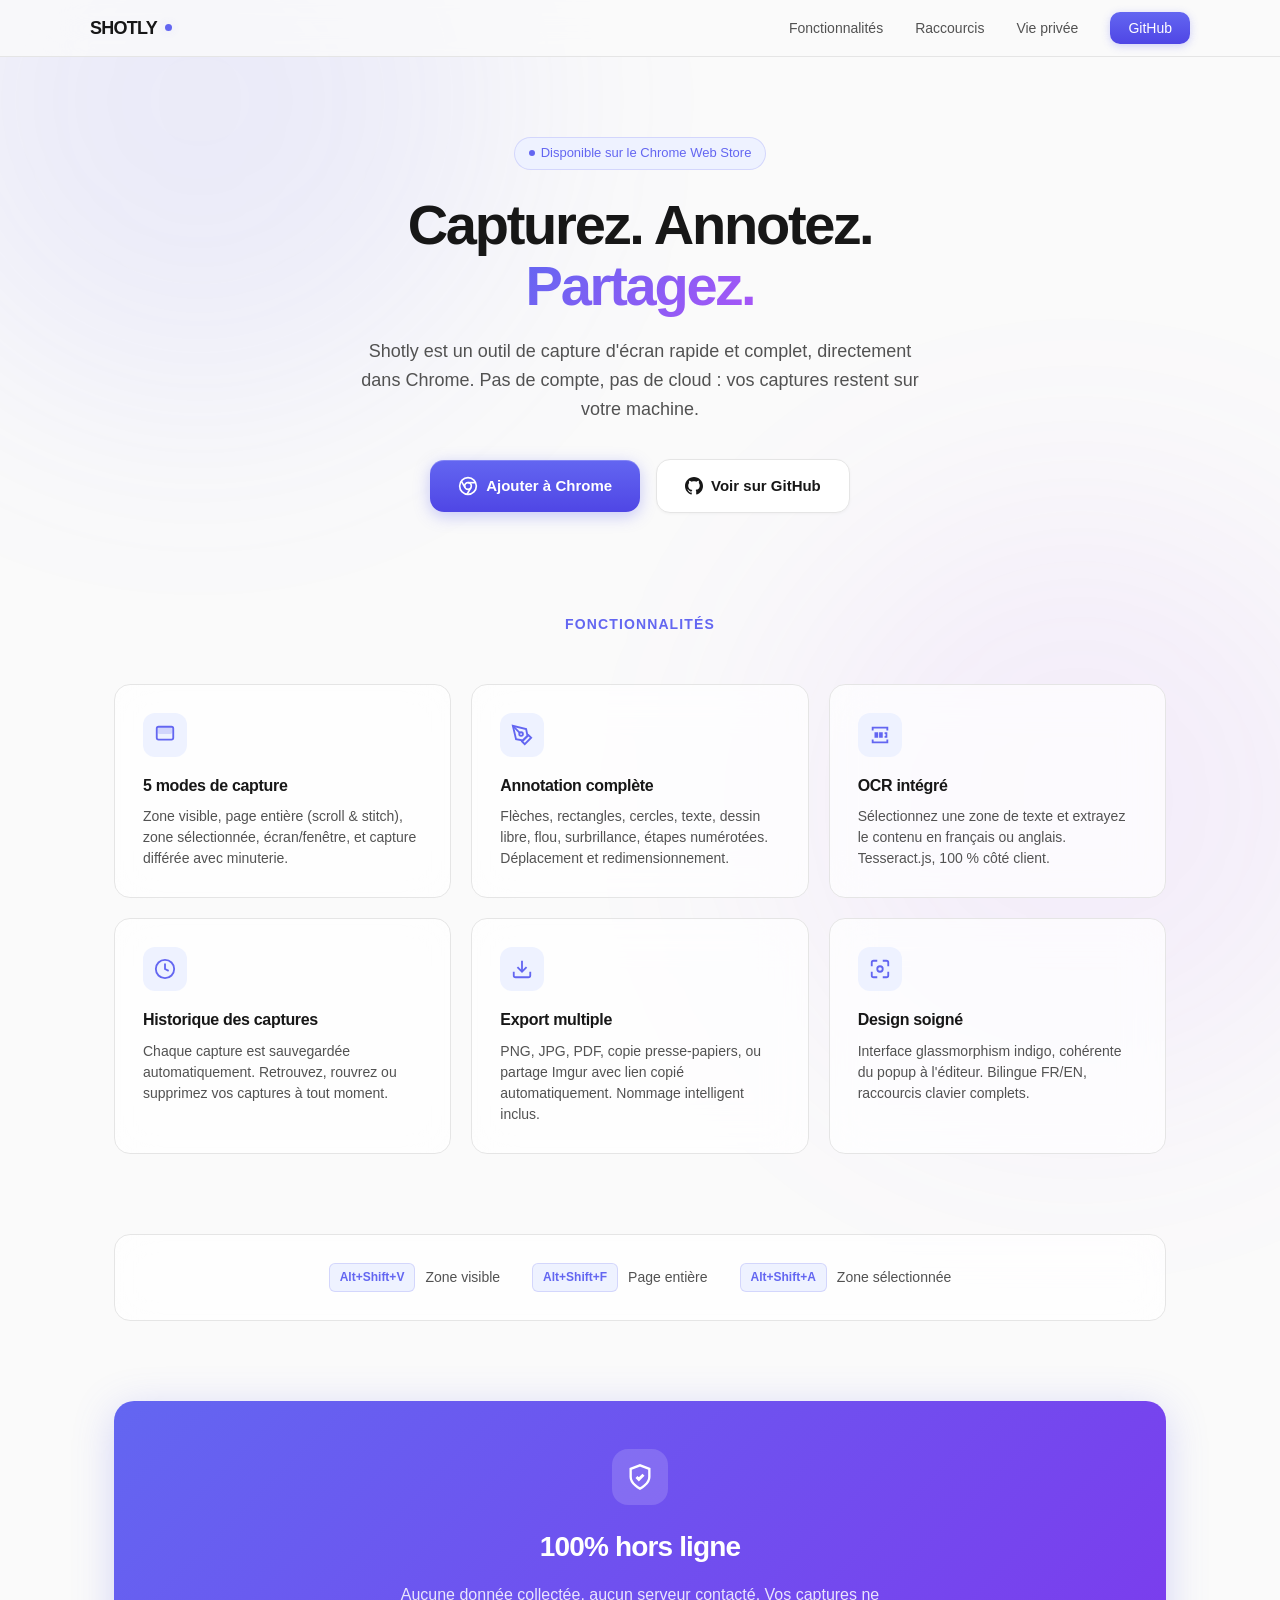
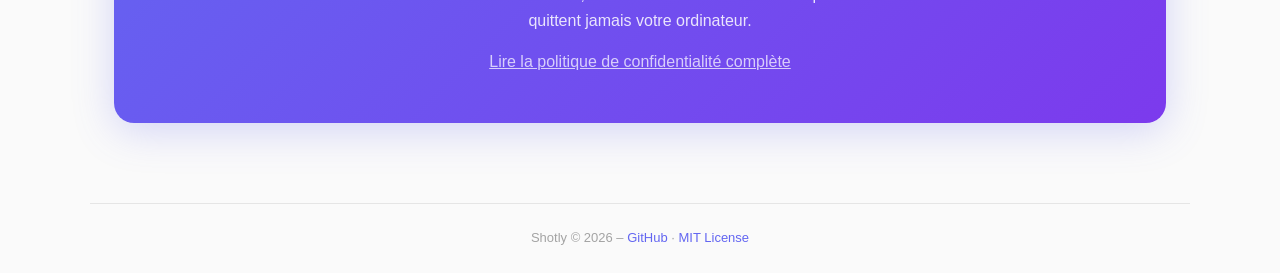
<file: docs/index.html>
<!DOCTYPE html>
<html lang="fr">
<head>
  <meta charset="utf-8">
  <meta name="viewport" content="width=device-width, initial-scale=1">
  <title>Shotly – Capture & Annotation pour Chrome</title>
  <link rel="icon" type="image/png" href="favicon.png">
  <link rel="icon" type="image/x-icon" href="favicon.ico">
  <meta name="description" content="Capturez n'importe quoi, annotez en quelques secondes. Extension Chrome gratuite, 100% hors ligne.">
  <meta property="og:title" content="Shotly – Capture & Annotation">
  <meta property="og:description" content="Extension Chrome de capture d'écran et annotation. Rapide, complète, 100 % hors ligne.">
  <meta property="og:type" content="website">
  <style>
    *, *::before, *::after { margin: 0; padding: 0; box-sizing: border-box; }

    :root {
      --indigo: #6366f1;
      --indigo-dark: #4f46e5;
      --indigo-light: #eef2ff;
      --indigo-glow: rgba(99, 102, 241, 0.15);
      --text: #171717;
      --text-secondary: #525252;
      --text-muted: #a3a3a3;
      --bg: #fafafa;
      --card-bg: rgba(255, 255, 255, 0.7);
      --border: #e5e5e5;
    }

    html { scroll-behavior: smooth; }

    body {
      font-family: -apple-system, BlinkMacSystemFont, 'Segoe UI', Roboto, 'Helvetica Neue', sans-serif;
      background: var(--bg);
      color: var(--text);
      -webkit-font-smoothing: antialiased;
      line-height: 1.6;
      overflow-x: hidden;
    }

    /* ── Ambient glow ─────────────────────────────────────── */
    .glow {
      position: fixed;
      width: 600px;
      height: 600px;
      border-radius: 50%;
      filter: blur(120px);
      pointer-events: none;
      z-index: 0;
      opacity: 0.5;
    }
    .glow-1 { top: -200px; left: -100px; background: rgba(99, 102, 241, 0.2); }
    .glow-2 { bottom: -200px; right: -100px; background: rgba(168, 85, 247, 0.15); }

    /* ── Nav ───────────────────────────────────────────────── */
    nav {
      position: sticky;
      top: 0;
      z-index: 100;
      background: rgba(250, 250, 250, 0.8);
      backdrop-filter: blur(40px);
      -webkit-backdrop-filter: blur(40px);
      border-bottom: 1px solid var(--border);
      padding: 0 24px;
    }

    .nav-inner {
      max-width: 1100px;
      margin: 0 auto;
      display: flex;
      align-items: center;
      justify-content: space-between;
      height: 56px;
    }

    .nav-brand {
      display: flex;
      align-items: center;
      gap: 8px;
      text-decoration: none;
    }

    .nav-logo {
      font-size: 18px;
      font-weight: 600;
      letter-spacing: -0.04em;
      color: var(--text);
    }

    .nav-dot {
      width: 7px;
      height: 7px;
      border-radius: 50%;
      background: var(--indigo);
      box-shadow: 0 0 10px var(--indigo-glow);
    }

    .nav-links {
      display: flex;
      align-items: center;
      gap: 32px;
      list-style: none;
    }

    .nav-links a {
      font-size: 14px;
      font-weight: 500;
      color: var(--text-secondary);
      text-decoration: none;
      transition: color 0.15s;
    }

    .nav-links a:hover { color: var(--indigo); }

    .nav-cta {
      padding: 8px 18px;
      border-radius: 10px;
      background: linear-gradient(to bottom, var(--indigo), var(--indigo-dark));
      color: #fff !important;
      font-weight: 500;
      box-shadow: 0 2px 8px rgba(99, 102, 241, 0.3);
      transition: transform 0.15s, box-shadow 0.15s;
    }

    .nav-cta:hover {
      transform: translateY(-1px);
      box-shadow: 0 4px 16px rgba(99, 102, 241, 0.4);
    }

    /* ── Hero ──────────────────────────────────────────────── */
    .hero {
      position: relative;
      z-index: 1;
      max-width: 1100px;
      margin: 0 auto;
      padding: 80px 24px 60px;
      text-align: center;
    }

    .badge {
      display: inline-flex;
      align-items: center;
      gap: 6px;
      font-size: 13px;
      font-weight: 500;
      color: var(--indigo);
      background: var(--indigo-light);
      border: 1px solid rgba(99, 102, 241, 0.2);
      padding: 5px 14px;
      border-radius: 20px;
      margin-bottom: 24px;
    }

    .badge-dot {
      width: 6px;
      height: 6px;
      border-radius: 50%;
      background: var(--indigo);
      animation: pulse 2s infinite;
    }

    @keyframes pulse {
      0%, 100% { opacity: 1; }
      50% { opacity: 0.4; }
    }

    .hero h1 {
      font-size: clamp(36px, 6vw, 56px);
      font-weight: 700;
      letter-spacing: -0.04em;
      line-height: 1.1;
      margin-bottom: 20px;
    }

    .hero h1 span {
      background: linear-gradient(135deg, var(--indigo), #a855f7);
      -webkit-background-clip: text;
      -webkit-text-fill-color: transparent;
      background-clip: text;
    }

    .hero p {
      font-size: 18px;
      color: var(--text-secondary);
      max-width: 560px;
      margin: 0 auto 36px;
    }

    .hero-actions {
      display: flex;
      align-items: center;
      justify-content: center;
      gap: 16px;
      flex-wrap: wrap;
    }

    .btn {
      display: inline-flex;
      align-items: center;
      gap: 8px;
      padding: 14px 28px;
      border-radius: 14px;
      font-size: 15px;
      font-weight: 600;
      text-decoration: none;
      transition: all 0.2s;
      border: none;
      cursor: pointer;
      font-family: inherit;
    }

    .btn-primary {
      background: linear-gradient(to bottom, var(--indigo), var(--indigo-dark));
      color: #fff;
      box-shadow:
        inset 0 1px 0 rgba(255, 255, 255, 0.2),
        0 4px 16px rgba(99, 102, 241, 0.35);
    }

    .btn-primary:hover {
      transform: translateY(-2px);
      box-shadow:
        inset 0 1px 0 rgba(255, 255, 255, 0.2),
        0 8px 24px rgba(99, 102, 241, 0.4);
    }

    .btn-secondary {
      background: #fff;
      color: var(--text);
      border: 1px solid var(--border);
      box-shadow: 0 1px 3px rgba(0, 0, 0, 0.04);
    }

    .btn-secondary:hover {
      background: var(--indigo-light);
      border-color: rgba(99, 102, 241, 0.3);
      color: var(--indigo-dark);
    }


    /* ── Features ──────────────────────────────────────────── */
    .features {
      position: relative;
      z-index: 1;
      max-width: 1100px;
      margin: 0 auto;
      padding: 40px 24px 80px;
    }

    .features-title {
      text-align: center;
      font-size: 14px;
      font-weight: 600;
      text-transform: uppercase;
      letter-spacing: 0.08em;
      color: var(--indigo);
      margin-bottom: 48px;
    }

    .features-grid {
      display: grid;
      grid-template-columns: repeat(auto-fill, minmax(300px, 1fr));
      gap: 20px;
    }

    .feature-card {
      background: var(--card-bg);
      backdrop-filter: blur(20px);
      -webkit-backdrop-filter: blur(20px);
      border: 1px solid var(--border);
      border-radius: 16px;
      padding: 28px;
      transition: all 0.2s;
    }

    .feature-card:hover {
      transform: translateY(-4px);
      box-shadow: 0 8px 30px rgba(0, 0, 0, 0.08);
      border-color: rgba(99, 102, 241, 0.2);
    }

    .feature-icon {
      width: 44px;
      height: 44px;
      display: flex;
      align-items: center;
      justify-content: center;
      border-radius: 12px;
      background: var(--indigo-light);
      color: var(--indigo);
      margin-bottom: 16px;
    }

    .feature-card h3 {
      font-size: 16px;
      font-weight: 600;
      margin-bottom: 8px;
      letter-spacing: -0.02em;
    }

    .feature-card p {
      font-size: 14px;
      color: var(--text-secondary);
      line-height: 1.5;
    }

    /* ── Shortcuts ─────────────────────────────────────────── */
    .shortcuts {
      position: relative;
      z-index: 1;
      max-width: 1100px;
      margin: 0 auto;
      padding: 0 24px 80px;
    }

    .shortcut-bar {
      display: flex;
      justify-content: center;
      gap: 32px;
      flex-wrap: wrap;
      background: var(--card-bg);
      backdrop-filter: blur(20px);
      border: 1px solid var(--border);
      border-radius: 16px;
      padding: 28px 40px;
    }

    .shortcut-item {
      display: flex;
      align-items: center;
      gap: 10px;
    }

    .shortcut-item kbd {
      font-family: inherit;
      font-size: 12px;
      font-weight: 600;
      padding: 4px 10px;
      border-radius: 6px;
      background: var(--indigo-light);
      border: 1px solid rgba(99, 102, 241, 0.2);
      color: var(--indigo);
    }

    .shortcut-item span {
      font-size: 14px;
      color: var(--text-secondary);
    }

    /* ── Privacy banner ────────────────────────────────────── */
    .privacy {
      position: relative;
      z-index: 1;
      max-width: 1100px;
      margin: 0 auto;
      padding: 0 24px 80px;
    }

    .privacy-card {
      background: linear-gradient(135deg, var(--indigo), #7c3aed);
      border-radius: 20px;
      padding: 48px;
      text-align: center;
      color: #fff;
      box-shadow: 0 8px 40px rgba(99, 102, 241, 0.25);
    }

    .privacy-card h2 {
      font-size: 28px;
      font-weight: 700;
      letter-spacing: -0.03em;
      margin-bottom: 12px;
    }

    .privacy-card p {
      font-size: 16px;
      opacity: 0.85;
      max-width: 500px;
      margin: 0 auto;
    }

    .shield-icon {
      width: 56px;
      height: 56px;
      display: flex;
      align-items: center;
      justify-content: center;
      background: rgba(255, 255, 255, 0.15);
      border-radius: 16px;
      margin: 0 auto 20px;
    }

    /* ── Footer ────────────────────────────────────────────── */
    footer {
      position: relative;
      z-index: 1;
      max-width: 1100px;
      margin: 0 auto;
      padding: 24px;
      text-align: center;
      border-top: 1px solid var(--border);
    }

    footer p {
      font-size: 13px;
      color: var(--text-muted);
    }

    footer a {
      color: var(--indigo);
      text-decoration: none;
    }

    footer a:hover { text-decoration: underline; }

    /* ── Responsive ────────────────────────────────────────── */
    @media (max-width: 640px) {
      .hero { padding: 48px 20px 40px; }
      .features-grid { grid-template-columns: 1fr; }
      .shortcut-bar { flex-direction: column; align-items: flex-start; gap: 16px; padding: 24px; }
      .nav-links { display: none; }
      .privacy-card { padding: 32px 24px; }
    }
  </style>
</head>
<body>

  <!-- Ambient glows -->
  <div class="glow glow-1"></div>
  <div class="glow glow-2"></div>

  <!-- ── Nav ──────────────────────────────────────────────── -->
  <nav>
    <div class="nav-inner">
      <a href="#" class="nav-brand">
        <span class="nav-logo">SHOTLY</span>
        <span class="nav-dot"></span>
      </a>
      <ul class="nav-links">
        <li><a href="#features">Fonctionnalités</a></li>
        <li><a href="#shortcuts">Raccourcis</a></li>
        <li><a href="#privacy">Vie privée</a></li>
        <li><a href="https://github.com/fdebailleul/shotly" class="nav-cta">GitHub</a></li>
      </ul>
    </div>
  </nav>

  <!-- ── Hero ─────────────────────────────────────────────── -->
  <section class="hero">
    <div class="badge">
      <span class="badge-dot"></span>
      Disponible sur le Chrome Web Store
    </div>
    <h1>Capturez. Annotez.<br><span>Partagez.</span></h1>
    <p>Shotly est un outil de capture d'écran rapide et complet, directement dans Chrome. Pas de compte, pas de cloud&nbsp;: vos captures restent sur votre machine.</p>
    <div class="hero-actions">
      <a href="https://chromewebstore.google.com/detail/shotly-%E2%80%93-capture-annotati/ebkfmodannnpgbjfilkbifkkbgbkbbdl" class="btn btn-primary">
        <svg width="20" height="20" viewBox="0 0 24 24" fill="none" stroke="currentColor" stroke-width="2"><circle cx="12" cy="12" r="10"/><circle cx="12" cy="12" r="4"/><line x1="21.17" y1="8" x2="12" y2="8"/><line x1="3.95" y1="6.06" x2="8.54" y2="14"/><line x1="10.88" y1="21.94" x2="15.46" y2="14"/></svg>
        Ajouter à Chrome
      </a>
      <a href="https://github.com/fdebailleul/shotly" class="btn btn-secondary">
        <svg width="18" height="18" viewBox="0 0 24 24" fill="currentColor"><path d="M12 0C5.37 0 0 5.37 0 12c0 5.3 3.438 9.8 8.205 11.387.6.113.82-.258.82-.577 0-.285-.01-1.04-.015-2.04-3.338.724-4.042-1.61-4.042-1.61-.546-1.387-1.333-1.756-1.333-1.756-1.09-.744.083-.729.083-.729 1.205.084 1.838 1.236 1.838 1.236 1.07 1.835 2.809 1.305 3.495.998.108-.776.417-1.305.76-1.605-2.665-.3-5.466-1.332-5.466-5.93 0-1.31.465-2.38 1.235-3.22-.135-.303-.54-1.523.105-3.176 0 0 1.005-.322 3.3 1.23.96-.267 1.98-.399 3-.405 1.02.006 2.04.138 3 .405 2.28-1.552 3.285-1.23 3.285-1.23.645 1.653.24 2.873.12 3.176.765.84 1.23 1.91 1.23 3.22 0 4.61-2.805 5.625-5.475 5.92.42.36.81 1.096.81 2.22 0 1.606-.015 2.896-.015 3.286 0 .315.21.694.825.576C20.565 21.795 24 17.295 24 12 24 5.37 18.63 0 12 0z"/></svg>
        Voir sur GitHub
      </a>
    </div>
  </section>

  <!-- ── Features ─────────────────────────────────────────── -->
  <section class="features" id="features">
    <div class="features-title">Fonctionnalités</div>
    <div class="features-grid">

      <div class="feature-card">
        <div class="feature-icon">
          <svg width="22" height="22" viewBox="0 0 24 24" fill="none" stroke="currentColor" stroke-width="2"><rect x="3" y="3" width="18" height="14" rx="2"/><rect x="5" y="5" width="14" height="5" rx="1" fill="currentColor" opacity="0.2"/></svg>
        </div>
        <h3>5 modes de capture</h3>
        <p>Zone visible, page entière (scroll &amp; stitch), zone sélectionnée, écran/fenêtre, et capture différée avec minuterie.</p>
      </div>

      <div class="feature-card">
        <div class="feature-icon">
          <svg width="22" height="22" viewBox="0 0 24 24" fill="none" stroke="currentColor" stroke-width="2"><path d="M12 19l7-7 3 3-7 7-3-3z"/><path d="M18 13l-1.5-7.5L2 2l3.5 14.5L13 18l5-5z"/><path d="M2 2l7.586 7.586"/><circle cx="11" cy="11" r="2"/></svg>
        </div>
        <h3>Annotation complète</h3>
        <p>Flèches, rectangles, cercles, texte, dessin libre, flou, surbrillance, étapes numérotées. Déplacement et redimensionnement.</p>
      </div>

      <div class="feature-card">
        <div class="feature-icon">
          <svg width="22" height="22" viewBox="0 0 24 24" fill="none" stroke="currentColor" stroke-width="2"><path d="M4 7V4h16v3"/><path d="M4 17v3h16v-3"/><path d="M7 10h2v4H7zm5 0h2v4h-2zm5 0h2v4h-2"/></svg>
        </div>
        <h3>OCR intégré</h3>
        <p>Sélectionnez une zone de texte et extrayez le contenu en français ou anglais. Tesseract.js, 100 % côté client.</p>
      </div>

      <div class="feature-card">
        <div class="feature-icon">
          <svg width="22" height="22" viewBox="0 0 24 24" fill="none" stroke="currentColor" stroke-width="2"><circle cx="12" cy="12" r="10"/><polyline points="12 6 12 12 16 14"/></svg>
        </div>
        <h3>Historique des captures</h3>
        <p>Chaque capture est sauvegardée automatiquement. Retrouvez, rouvrez ou supprimez vos captures à tout moment.</p>
      </div>

      <div class="feature-card">
        <div class="feature-icon">
          <svg width="22" height="22" viewBox="0 0 24 24" fill="none" stroke="currentColor" stroke-width="2"><path d="M21 15v4a2 2 0 01-2 2H5a2 2 0 01-2-2v-4"/><polyline points="7 10 12 15 17 10"/><line x1="12" y1="15" x2="12" y2="3"/></svg>
        </div>
        <h3>Export multiple</h3>
        <p>PNG, JPG, PDF, copie presse-papiers, ou partage Imgur avec lien copié automatiquement. Nommage intelligent inclus.</p>
      </div>

      <div class="feature-card">
        <div class="feature-icon">
          <svg width="22" height="22" viewBox="0 0 24 24" fill="none" stroke="currentColor" stroke-width="2"><circle cx="12" cy="12" r="3"/><path d="M3 9V5a2 2 0 012-2h4"/><path d="M15 3h4a2 2 0 012 2v4"/><path d="M21 15v4a2 2 0 01-2 2h-4"/><path d="M9 21H5a2 2 0 01-2-2v-4"/></svg>
        </div>
        <h3>Design soigné</h3>
        <p>Interface glassmorphism indigo, cohérente du popup à l'éditeur. Bilingue FR/EN, raccourcis clavier complets.</p>
      </div>

    </div>
  </section>

  <!-- ── Shortcuts ────────────────────────────────────────── -->
  <section class="shortcuts" id="shortcuts">
    <div class="shortcut-bar">
      <div class="shortcut-item">
        <kbd>Alt+Shift+V</kbd>
        <span>Zone visible</span>
      </div>
      <div class="shortcut-item">
        <kbd>Alt+Shift+F</kbd>
        <span>Page entière</span>
      </div>
      <div class="shortcut-item">
        <kbd>Alt+Shift+A</kbd>
        <span>Zone sélectionnée</span>
      </div>
    </div>
  </section>

  <!-- ── Privacy ──────────────────────────────────────────── -->
  <section class="privacy" id="privacy">
    <div class="privacy-card">
      <div class="shield-icon">
        <svg width="28" height="28" viewBox="0 0 24 24" fill="none" stroke="#fff" stroke-width="2"><path d="M12 22s8-4 8-10V5l-8-3-8 3v7c0 6 8 10 8 10z"/><polyline points="9 12 11 14 15 10" stroke="#fff" stroke-width="2.5"/></svg>
      </div>
      <h2>100% hors ligne</h2>
      <p>Aucune donnée collectée, aucun serveur contacté. Vos captures ne quittent jamais votre ordinateur.</p>
      <p style="margin-top: 16px;"><a href="privacy.html" style="color: rgba(255,255,255,0.85); text-decoration: underline;">Lire la politique de confidentialité complète</a></p>
    </div>
  </section>

  <!-- ── Footer ───────────────────────────────────────────── -->
  <footer>
    <p>Shotly &copy; 2026 – <a href="https://github.com/fdebailleul/shotly">GitHub</a> · <a href="https://github.com/fdebailleul/shotly/blob/main/LICENSE">MIT License</a></p>
  </footer>

</body>
</html>
</file>
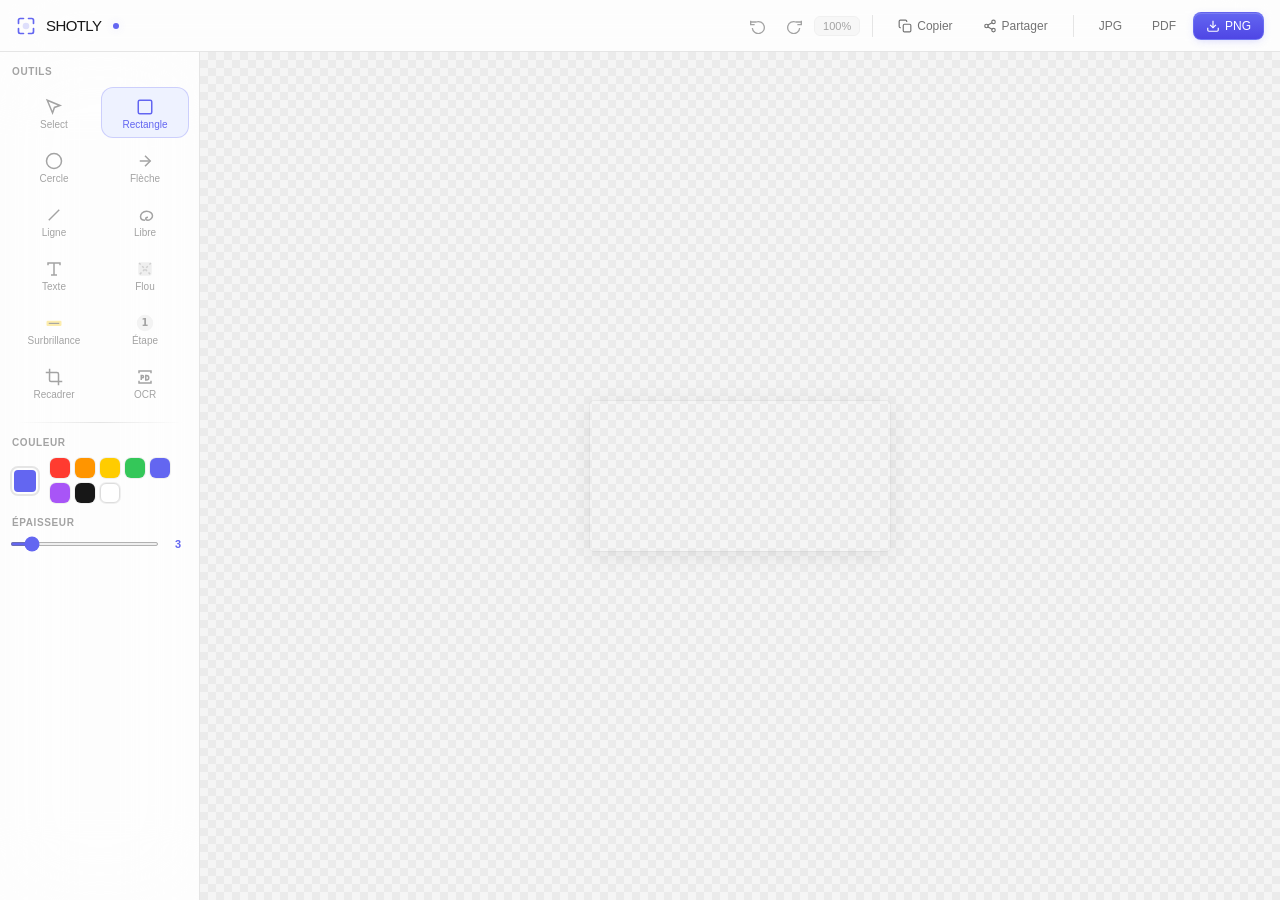
<file: editor.html>
<!DOCTYPE html>
<html lang="fr">
<head>
  <meta charset="utf-8">
  <title>Shotly - Editor</title>
  <link rel="stylesheet" href="editor.css">
</head>
<body>

  <!-- ── Top bar: brand + export ──────────────────────────────── -->
  <header class="topbar">
    <div class="topbar-left">
      <svg width="20" height="20" viewBox="0 0 24 24" fill="none" stroke="#6366f1" stroke-width="2" stroke-linecap="round" stroke-linejoin="round">
        <path d="M3 9V5a2 2 0 012-2h4"/>
        <path d="M15 3h4a2 2 0 012 2v4"/>
        <path d="M21 15v4a2 2 0 01-2 2h-4"/>
        <path d="M9 21H5a2 2 0 01-2-2v-4"/>
        <circle cx="12" cy="12" r="3" fill="#6366f1" opacity="0.2" stroke="#6366f1"/>
      </svg>
      <span class="brand">SHOTLY</span>
      <span class="brand-dot"></span>
    </div>
    <div class="topbar-right">
      <button class="btn-icon" id="btn-undo" title="Undo (Ctrl+Z)">
        <svg width="16" height="16" viewBox="0 0 24 24" fill="none" stroke="currentColor" stroke-width="2"><polyline points="1 4 1 10 7 10"/><path d="M3.51 15a9 9 0 105.64-9H1"/></svg>
      </button>
      <button class="btn-icon" id="btn-redo" title="Redo (Ctrl+Y)">
        <svg width="16" height="16" viewBox="0 0 24 24" fill="none" stroke="currentColor" stroke-width="2"><polyline points="23 4 23 10 17 10"/><path d="M20.49 15a9 9 0 11-5.64-9H23"/></svg>
      </button>
      <span class="zoom-badge" id="zoom-badge" title="Double-clic fond pour réinitialiser">100%</span>
      <div class="topbar-sep"></div>
      <button class="export-btn ghost" id="btn-copy" title="Copy to clipboard">
        <svg width="14" height="14" viewBox="0 0 24 24" fill="none" stroke="currentColor" stroke-width="2"><rect x="9" y="9" width="13" height="13" rx="2"/><path d="M5 15H4a2 2 0 01-2-2V4a2 2 0 012-2h9a2 2 0 012 2v1"/></svg>
        <span data-i18n="copyClipboard">Copier</span>
      </button>
      <button class="export-btn ghost" id="btn-share" title="Partager (lien Imgur)">
        <svg width="14" height="14" viewBox="0 0 24 24" fill="none" stroke="currentColor" stroke-width="2" stroke-linecap="round" stroke-linejoin="round"><circle cx="18" cy="5" r="3"/><circle cx="6" cy="12" r="3"/><circle cx="18" cy="19" r="3"/><line x1="8.59" y1="13.51" x2="15.42" y2="17.49"/><line x1="15.41" y1="6.51" x2="8.59" y2="10.49"/></svg>
        <span>Partager</span>
      </button>
      <div class="topbar-sep"></div>
      <button class="export-btn ghost" id="btn-save-jpg">JPG</button>
      <button class="export-btn ghost" id="btn-save-pdf">PDF</button>
      <button class="export-btn primary" id="btn-save-png">
        <svg width="14" height="14" viewBox="0 0 24 24" fill="none" stroke="currentColor" stroke-width="2"><path d="M21 15v4a2 2 0 01-2 2H5a2 2 0 01-2-2v-4"/><polyline points="7 10 12 15 17 10"/><line x1="12" y1="15" x2="12" y2="3"/></svg>
        PNG
      </button>
    </div>
  </header>

  <!-- ── Main layout: sidebar + canvas ────────────────────────── -->
  <div class="editor-layout">

    <!-- ── Left Sidebar: tools ─────────────────────────────────── -->
    <aside class="sidebar">
      <div class="sidebar-section">
        <div class="section-label">Outils</div>
        <div class="tool-grid">
          <button class="tool-btn" data-tool="select" title="Select (V)">
            <svg width="18" height="18" viewBox="0 0 24 24" fill="none" stroke="currentColor" stroke-width="2"><path d="M3 3l7.07 16.97 2.51-7.39 7.39-2.51L3 3z"/></svg>
            <span>Select</span>
          </button>
          <button class="tool-btn active" data-tool="rect" title="Rectangle (R)">
            <svg width="18" height="18" viewBox="0 0 24 24" fill="none" stroke="currentColor" stroke-width="2"><rect x="3" y="3" width="18" height="18" rx="2"/></svg>
            <span>Rectangle</span>
          </button>
          <button class="tool-btn" data-tool="circle" title="Cercle (C)">
            <svg width="18" height="18" viewBox="0 0 24 24" fill="none" stroke="currentColor" stroke-width="2"><circle cx="12" cy="12" r="10"/></svg>
            <span>Cercle</span>
          </button>
          <button class="tool-btn" data-tool="arrow" title="Flèche (A)">
            <svg width="18" height="18" viewBox="0 0 24 24" fill="none" stroke="currentColor" stroke-width="2"><line x1="5" y1="12" x2="19" y2="12"/><polyline points="12 5 19 12 12 19"/></svg>
            <span>Flèche</span>
          </button>
          <button class="tool-btn" data-tool="line" title="Ligne (L)">
            <svg width="18" height="18" viewBox="0 0 24 24" fill="none" stroke="currentColor" stroke-width="2"><line x1="5" y1="19" x2="19" y2="5"/></svg>
            <span>Ligne</span>
          </button>
          <button class="tool-btn" data-tool="freehand" title="Dessin libre (F)">
            <svg width="18" height="18" viewBox="0 0 24 24" fill="none" stroke="currentColor" stroke-width="2"><path d="M12 19c-4 0-6-2-6-5s3-7 8-7 8 3 8 6-3 6-6 6c-2 0-3-1-3-2s1-2 3-2"/></svg>
            <span>Libre</span>
          </button>
          <button class="tool-btn" data-tool="text" title="Texte (T)">
            <svg width="18" height="18" viewBox="0 0 24 24" fill="none" stroke="currentColor" stroke-width="2"><polyline points="4 7 4 4 20 4 20 7"/><line x1="12" y1="4" x2="12" y2="20"/><line x1="8" y1="20" x2="16" y2="20"/></svg>
            <span>Texte</span>
          </button>
          <button class="tool-btn" data-tool="blur" title="Flou (B)">
            <svg width="18" height="18" viewBox="0 0 24 24" fill="none" stroke="currentColor" stroke-width="2"><rect x="4" y="4" width="16" height="16" rx="2" opacity="0.15" fill="currentColor"/><line x1="4" y1="4" x2="20" y2="20" stroke-dasharray="3 3" opacity="0.4"/><line x1="20" y1="4" x2="4" y2="20" stroke-dasharray="3 3" opacity="0.4"/></svg>
            <span>Flou</span>
          </button>
          <button class="tool-btn" data-tool="highlight" title="Surbrillance (H)">
            <svg width="18" height="18" viewBox="0 0 24 24" fill="none" stroke="currentColor" stroke-width="2"><rect x="2" y="9" width="20" height="7" rx="1.5" fill="#facc15" opacity="0.35" stroke="none"/><line x1="5" y1="12.5" x2="19" y2="12.5" stroke-width="1.5"/></svg>
            <span>Surbrillance</span>
          </button>
          <button class="tool-btn" data-tool="step" title="Étape (N)">
            <svg width="18" height="18" viewBox="0 0 24 24" fill="none" stroke="currentColor" stroke-width="2">
              <circle cx="12" cy="12" r="10" fill="currentColor" opacity="0.12"/>
              <text x="12" y="16.5" text-anchor="middle" fill="currentColor" font-size="13" font-weight="700" stroke="none" font-family="system-ui">1</text>
            </svg>
            <span>Étape</span>
          </button>
          <button class="tool-btn" data-tool="crop" title="Recadrer (X)">
            <svg width="18" height="18" viewBox="0 0 24 24" fill="none" stroke="currentColor" stroke-width="2"><path d="M6.13 1L6 16a2 2 0 002 2h15"/><path d="M1 6.13L16 6a2 2 0 012 2v15"/></svg>
            <span>Recadrer</span>
          </button>
          <button class="tool-btn" data-tool="ocr" title="Extraire texte (O)">
            <svg width="18" height="18" viewBox="0 0 24 24" fill="none" stroke="currentColor" stroke-width="2"><path d="M4 7V4h16v3"/><path d="M4 17v3h16v-3"/><path d="M7 10h1.5c.8 0 1.5.7 1.5 1.5S9.3 13 8.5 13H7v-3zm0 3v3"/><path d="M14 10h-1v6h1c1.7 0 3-1.3 3-3s-1.3-3-3-3z"/></svg>
            <span>OCR</span>
          </button>
        </div>
      </div>

      <div class="sidebar-sep"></div>

      <!-- Properties -->
      <div class="sidebar-section">
        <div class="section-label" data-i18n="strokeColor">Couleur</div>
        <div class="color-row">
          <input type="color" id="stroke-color" value="#6366f1" class="color-swatch">
          <div class="color-presets">
            <button class="preset" data-color="#ff3b30" style="background:#ff3b30"></button>
            <button class="preset" data-color="#ff9500" style="background:#ff9500"></button>
            <button class="preset" data-color="#ffcc00" style="background:#ffcc00"></button>
            <button class="preset" data-color="#34c759" style="background:#34c759"></button>
            <button class="preset" data-color="#6366f1" style="background:#6366f1"></button>
            <button class="preset" data-color="#a855f7" style="background:#a855f7"></button>
            <button class="preset" data-color="#171717" style="background:#171717"></button>
            <button class="preset" data-color="#ffffff" style="background:#ffffff; border:1px solid #ddd"></button>
          </div>
        </div>
      </div>

      <div class="sidebar-section">
        <div class="section-label" data-i18n="strokeWidth">Épaisseur</div>
        <div class="slider-row">
          <input type="range" id="stroke-width" min="1" max="20" value="3" class="slider">
          <span id="stroke-width-val" class="slider-val">3</span>
        </div>
      </div>

      <!-- Text props (shown when text tool active) -->
      <div id="text-props" style="display:none">
        <div class="sidebar-sep"></div>
        <div class="sidebar-section">
          <div class="section-label" data-i18n="fontSize">Taille texte</div>
          <div class="slider-row">
            <input type="range" id="font-size" min="12" max="96" value="36" class="slider">
            <span id="font-size-val" class="slider-val">36</span>
          </div>
        </div>
        <div class="sidebar-section">
          <div class="section-label">Fond du texte</div>
          <div class="checkbox-row">
            <label class="toggle-label">
              <input type="checkbox" id="text-bg-enabled">
              <span>Activer</span>
            </label>
            <input type="color" id="text-bg-color" value="#ffffff" class="color-swatch small">
          </div>
        </div>
      </div>

      <!-- Crop bar (shown when crop tool active) -->
      <div id="crop-bar" style="display:none">
        <div class="sidebar-sep"></div>
        <div class="sidebar-section">
          <button class="action-btn primary" id="btn-crop-apply" data-i18n="applyCrop">Appliquer</button>
          <button class="action-btn" id="btn-crop-cancel" data-i18n="cancelCrop">Annuler</button>
        </div>
      </div>
    </aside>

    <!-- ── Canvas Area ────────────────────────────────────────── -->
    <main class="canvas-container" id="canvas-container">
      <canvas id="canvas"></canvas>
    </main>
  </div>

  <!-- Text input overlay (hidden) -->
  <textarea id="text-input" class="text-input-overlay" style="display:none"></textarea>

  <!-- OCR result modal -->
  <div id="ocr-modal" class="ocr-modal" style="display:none">
    <div class="ocr-modal-content">
      <div class="ocr-modal-header">
        <span class="ocr-modal-title">Texte extrait</span>
        <button class="btn-icon" id="ocr-close" title="Fermer">
          <svg width="16" height="16" viewBox="0 0 24 24" fill="none" stroke="currentColor" stroke-width="2"><line x1="18" y1="6" x2="6" y2="18"/><line x1="6" y1="6" x2="18" y2="18"/></svg>
        </button>
      </div>
      <textarea id="ocr-result" class="ocr-result" readonly></textarea>
      <div class="ocr-modal-footer">
        <button class="action-btn" id="ocr-copy">
          <svg width="14" height="14" viewBox="0 0 24 24" fill="none" stroke="currentColor" stroke-width="2" style="vertical-align:-2px"><rect x="9" y="9" width="13" height="13" rx="2"/><path d="M5 15H4a2 2 0 01-2-2V4a2 2 0 012-2h9a2 2 0 012 2v1"/></svg>
          Copier le texte
        </button>
      </div>
    </div>
  </div>

  <script src="lib/jspdf.umd.min.js"></script>
  <script src="lib/tesseract.min.js"></script>
  <script src="editor.js"></script>
</body>
</html>
</file>
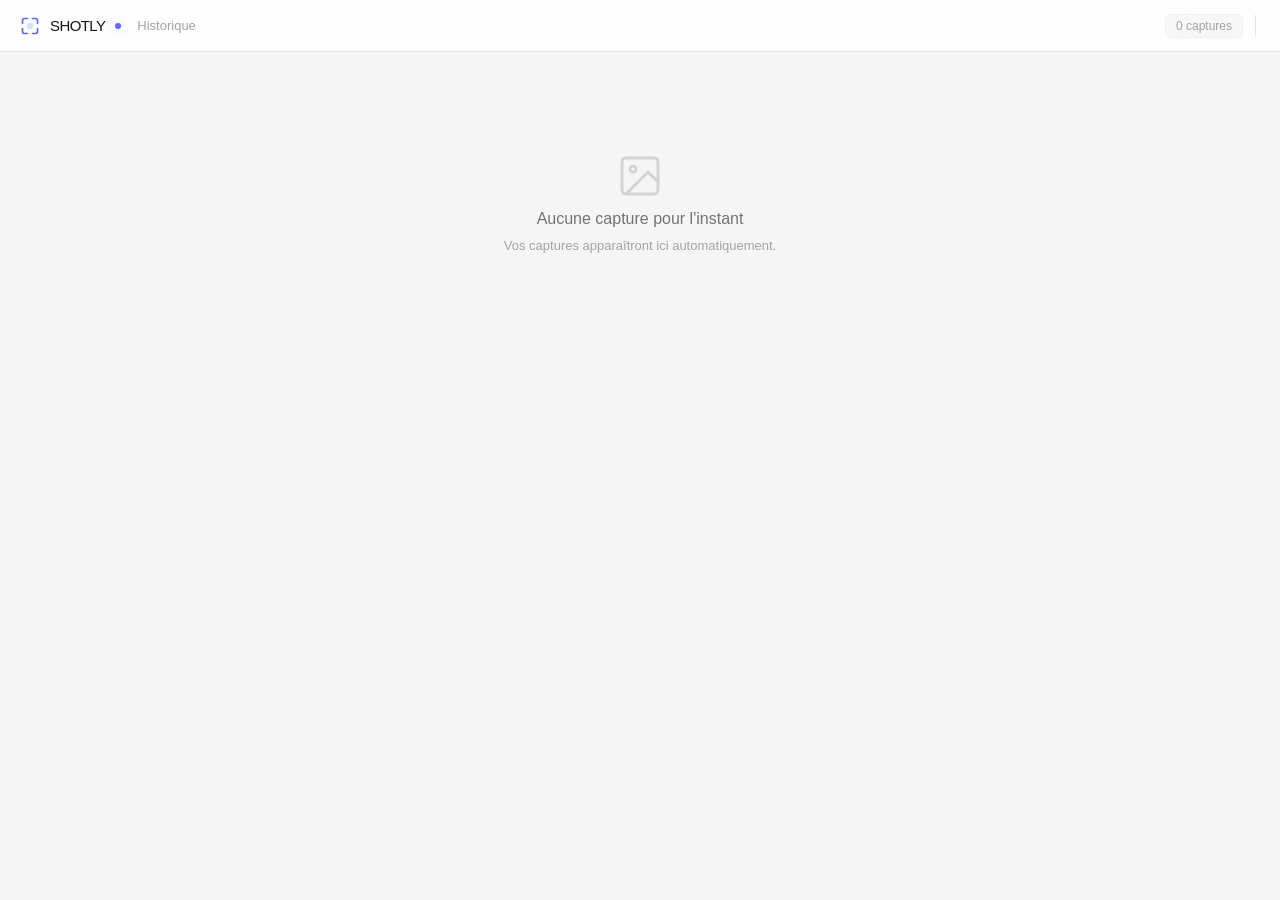
<file: history.html>
<!DOCTYPE html>
<html lang="fr">
<head>
  <meta charset="utf-8">
  <title>Shotly - Historique</title>
  <link rel="stylesheet" href="history.css">
</head>
<body>

  <header class="topbar">
    <div class="topbar-left">
      <svg width="20" height="20" viewBox="0 0 24 24" fill="none" stroke="#6366f1" stroke-width="2" stroke-linecap="round" stroke-linejoin="round">
        <path d="M3 9V5a2 2 0 012-2h4"/>
        <path d="M15 3h4a2 2 0 012 2v4"/>
        <path d="M21 15v4a2 2 0 01-2 2h-4"/>
        <path d="M9 21H5a2 2 0 01-2-2v-4"/>
        <circle cx="12" cy="12" r="3" fill="#6366f1" opacity="0.2" stroke="#6366f1"/>
      </svg>
      <span class="brand">SHOTLY</span>
      <span class="brand-dot"></span>
      <span class="page-title">Historique</span>
    </div>
    <div class="topbar-right">
      <span class="count-badge" id="count-badge">0 captures</span>
      <div class="topbar-sep"></div>
      <!-- Selection toolbar (hidden by default) -->
      <div class="selection-bar" id="selection-bar" style="display:none">
        <span class="selection-count" id="selection-count">0 sélectionnées</span>
        <button class="toolbar-btn" id="btn-open-selected" title="Ouvrir dans l'éditeur">
          <svg width="15" height="15" viewBox="0 0 24 24" fill="none" stroke="currentColor" stroke-width="2"><path d="M18 13v6a2 2 0 01-2 2H5a2 2 0 01-2-2V8a2 2 0 012-2h6"/><polyline points="15 3 21 3 21 9"/><line x1="10" y1="14" x2="21" y2="3"/></svg>
          Ouvrir
        </button>
        <button class="toolbar-btn danger" id="btn-delete-selected" title="Supprimer">
          <svg width="15" height="15" viewBox="0 0 24 24" fill="none" stroke="currentColor" stroke-width="2"><polyline points="3 6 5 6 21 6"/><path d="M19 6l-1 14a2 2 0 01-2 2H8a2 2 0 01-2-2L5 6"/><path d="M10 11v6"/><path d="M14 11v6"/><path d="M9 6V4a1 1 0 011-1h4a1 1 0 011 1v2"/></svg>
          Supprimer
        </button>
        <button class="toolbar-btn" id="btn-deselect" title="Tout désélectionner">
          <svg width="15" height="15" viewBox="0 0 24 24" fill="none" stroke="currentColor" stroke-width="2"><line x1="18" y1="6" x2="6" y2="18"/><line x1="6" y1="6" x2="18" y2="18"/></svg>
        </button>
      </div>
      <button class="toolbar-btn danger" id="btn-clear-all" title="Tout effacer">
        <svg width="15" height="15" viewBox="0 0 24 24" fill="none" stroke="currentColor" stroke-width="2"><polyline points="3 6 5 6 21 6"/><path d="M19 6l-1 14a2 2 0 01-2 2H8a2 2 0 01-2-2L5 6"/></svg>
        Tout effacer
      </button>
    </div>
  </header>

  <main class="content">
    <!-- Empty state -->
    <div class="empty-state" id="empty-state" style="display:none">
      <svg width="48" height="48" viewBox="0 0 24 24" fill="none" stroke="#d4d4d4" stroke-width="1.5">
        <rect x="3" y="3" width="18" height="18" rx="2"/>
        <circle cx="8.5" cy="8.5" r="1.5"/>
        <path d="M21 15l-5-5L5 21"/>
      </svg>
      <p>Aucune capture pour l'instant</p>
      <span>Vos captures apparaîtront ici automatiquement.</span>
    </div>

    <!-- Grid of captures -->
    <div class="capture-grid" id="capture-grid"></div>
  </main>

  <script src="db.js"></script>
  <script src="history.js"></script>
</body>
</html>
</file>
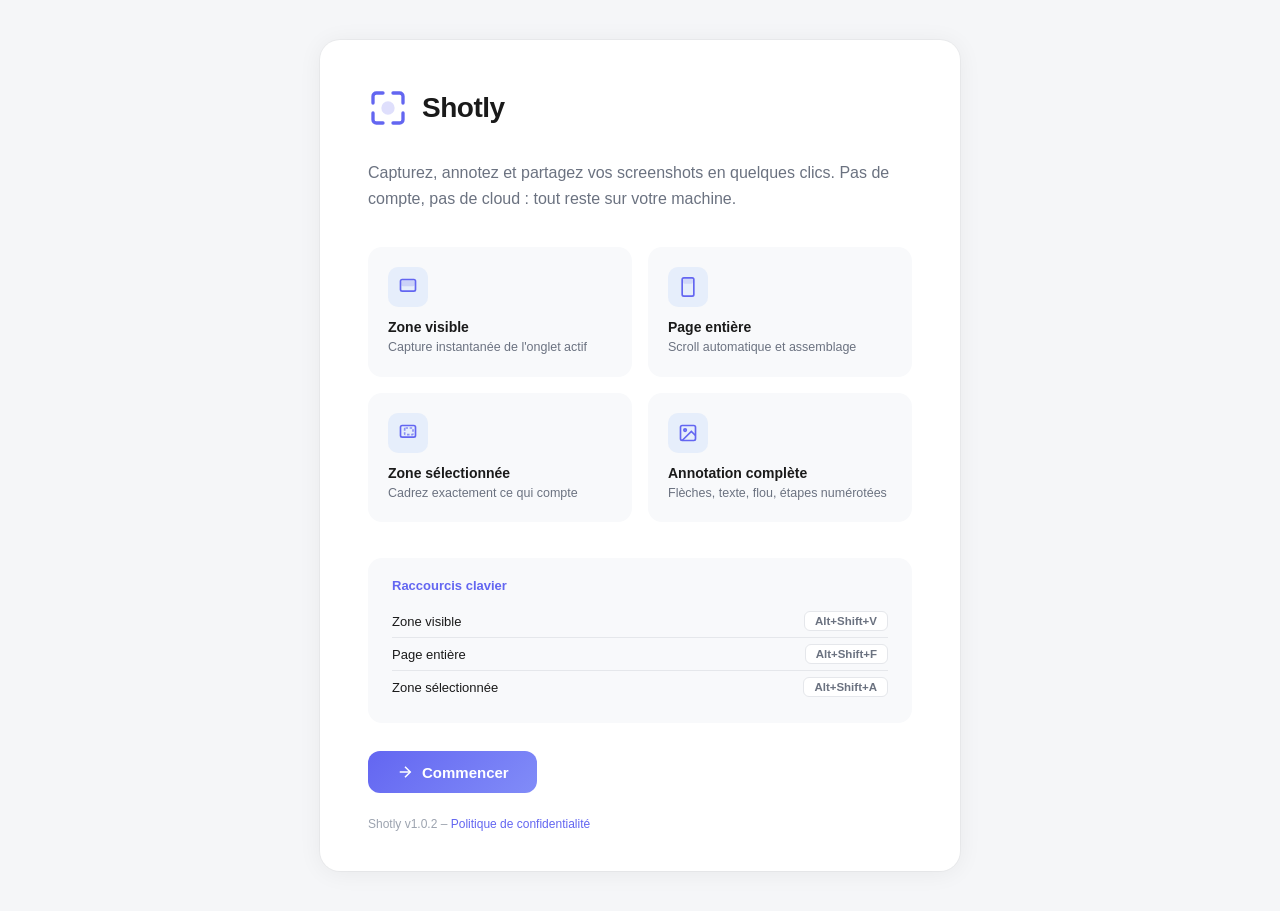
<file: onboarding.html>
<!DOCTYPE html>
<html lang="fr">
<head>
  <meta charset="utf-8">
  <title>Bienvenue sur Shotly</title>
  <style>
    * { margin: 0; padding: 0; box-sizing: border-box; }
    body {
      font-family: -apple-system, BlinkMacSystemFont, 'Segoe UI', Roboto, 'Helvetica Neue', sans-serif;
      background: #f5f6f8;
      color: #1a1a1a;
      -webkit-font-smoothing: antialiased;
      min-height: 100vh;
      display: flex;
      align-items: center;
      justify-content: center;
    }
    .container {
      max-width: 640px;
      background: #fff;
      border-radius: 20px;
      padding: 48px 48px 40px;
      margin: 40px 20px;
      box-shadow: 0 2px 24px rgba(0,0,0,0.06), 0 0 0 1px rgba(0,0,0,0.03);
    }
    .logo-row {
      display: flex;
      align-items: center;
      gap: 14px;
      margin-bottom: 32px;
    }
    .logo-row h1 {
      font-size: 28px;
      font-weight: 800;
      letter-spacing: -0.5px;
    }
    .subtitle {
      font-size: 16px;
      color: #6b7280;
      line-height: 1.6;
      margin-bottom: 36px;
    }
    .features {
      display: grid;
      grid-template-columns: 1fr 1fr;
      gap: 16px;
      margin-bottom: 36px;
    }
    .feature {
      padding: 20px;
      background: #f8f9fb;
      border-radius: 14px;
    }
    .feature-icon {
      width: 40px;
      height: 40px;
      border-radius: 10px;
      background: rgba(74,139,245,0.1);
      display: flex;
      align-items: center;
      justify-content: center;
      margin-bottom: 12px;
      color: #6366f1;
    }
    .feature h3 {
      font-size: 14px;
      font-weight: 700;
      margin-bottom: 4px;
    }
    .feature p {
      font-size: 12.5px;
      color: #6b7280;
      line-height: 1.4;
    }
    .shortcuts {
      background: #f8f9fb;
      border-radius: 14px;
      padding: 20px 24px;
      margin-bottom: 28px;
    }
    .shortcuts h3 {
      font-size: 13px;
      font-weight: 700;
      margin-bottom: 12px;
      color: #6366f1;
    }
    .shortcut-row {
      display: flex;
      justify-content: space-between;
      align-items: center;
      padding: 6px 0;
    }
    .shortcut-row:not(:last-child) {
      border-bottom: 1px solid #e5e7eb;
    }
    .shortcut-label { font-size: 13px; color: #1a1a1a; }
    .shortcut-key {
      font-size: 11.5px;
      font-weight: 600;
      color: #6b7280;
      background: #fff;
      border: 1px solid #e5e7eb;
      border-radius: 6px;
      padding: 3px 10px;
    }
    .cta {
      display: inline-flex;
      align-items: center;
      gap: 8px;
      padding: 12px 28px;
      background: linear-gradient(135deg, #6366f1 0%, #818cf8 100%);
      color: #fff;
      border: none;
      border-radius: 12px;
      font-size: 15px;
      font-weight: 700;
      cursor: pointer;
      transition: transform 0.15s, box-shadow 0.15s;
      text-decoration: none;
    }
    .cta:hover {
      transform: translateY(-1px);
      box-shadow: 0 4px 16px rgba(74,139,245,0.35);
    }
    .footer {
      margin-top: 24px;
      font-size: 12px;
      color: #9ca3af;
    }
    .footer a { color: #6366f1; text-decoration: none; }
  </style>
</head>
<body>
  <div class="container">
    <div class="logo-row">
      <svg width="40" height="40" viewBox="0 0 24 24" fill="none" stroke="#6366f1" stroke-width="2" stroke-linecap="round" stroke-linejoin="round">
        <path d="M3 9V5a2 2 0 012-2h4"/>
        <path d="M15 3h4a2 2 0 012 2v4"/>
        <path d="M21 15v4a2 2 0 01-2 2h-4"/>
        <path d="M9 21H5a2 2 0 01-2-2v-4"/>
        <circle cx="12" cy="12" r="3" fill="#6366f1" opacity="0.2" stroke="#6366f1"/>
      </svg>
      <h1>Shotly</h1>
    </div>

    <p class="subtitle">
      Capturez, annotez et partagez vos screenshots en quelques clics.
      Pas de compte, pas de cloud&nbsp;: tout reste sur votre machine.
    </p>

    <div class="features">
      <div class="feature">
        <div class="feature-icon">
          <svg width="20" height="20" viewBox="0 0 24 24" fill="none" stroke="currentColor" stroke-width="2"><rect x="3" y="3" width="18" height="14" rx="2"/><rect x="5" y="5" width="14" height="5" rx="1" fill="currentColor" opacity="0.2"/></svg>
        </div>
        <h3>Zone visible</h3>
        <p>Capture instantanée de l'onglet actif</p>
      </div>
      <div class="feature">
        <div class="feature-icon">
          <svg width="20" height="20" viewBox="0 0 24 24" fill="none" stroke="currentColor" stroke-width="2"><rect x="5" y="1" width="14" height="22" rx="2"/><rect x="7" y="3" width="10" height="4" rx="1" fill="currentColor" opacity="0.15"/></svg>
        </div>
        <h3>Page entière</h3>
        <p>Scroll automatique et assemblage</p>
      </div>
      <div class="feature">
        <div class="feature-icon">
          <svg width="20" height="20" viewBox="0 0 24 24" fill="none" stroke="currentColor" stroke-width="2"><rect x="3" y="3" width="18" height="14" rx="2"/><rect x="8" y="6" width="10" height="8" rx="1" stroke-dasharray="3 2" opacity="0.7"/></svg>
        </div>
        <h3>Zone sélectionnée</h3>
        <p>Cadrez exactement ce qui compte</p>
      </div>
      <div class="feature">
        <div class="feature-icon">
          <svg width="20" height="20" viewBox="0 0 24 24" fill="none" stroke="currentColor" stroke-width="2"><rect x="3" y="3" width="18" height="18" rx="2"/><circle cx="8.5" cy="8.5" r="1.5"/><path d="M21 15l-5-5L5 21"/></svg>
        </div>
        <h3>Annotation complète</h3>
        <p>Flèches, texte, flou, étapes numérotées</p>
      </div>
    </div>

    <div class="shortcuts">
      <h3>Raccourcis clavier</h3>
      <div class="shortcut-row">
        <span class="shortcut-label">Zone visible</span>
        <span class="shortcut-key">Alt+Shift+V</span>
      </div>
      <div class="shortcut-row">
        <span class="shortcut-label">Page entière</span>
        <span class="shortcut-key">Alt+Shift+F</span>
      </div>
      <div class="shortcut-row">
        <span class="shortcut-label">Zone sélectionnée</span>
        <span class="shortcut-key">Alt+Shift+A</span>
      </div>
    </div>

    <button class="cta" id="btn-start">
      <svg width="18" height="18" viewBox="0 0 24 24" fill="none" stroke="currentColor" stroke-width="2"><path d="M5 12h14"/><path d="M12 5l7 7-7 7"/></svg>
      Commencer
    </button>

    <p class="footer">
      Shotly v1.0.2 – <a href="privacy.html" target="_blank">Politique de confidentialité</a>
    </p>
  </div>

  <script src="onboarding.js"></script>
</body>
</html>
</file>
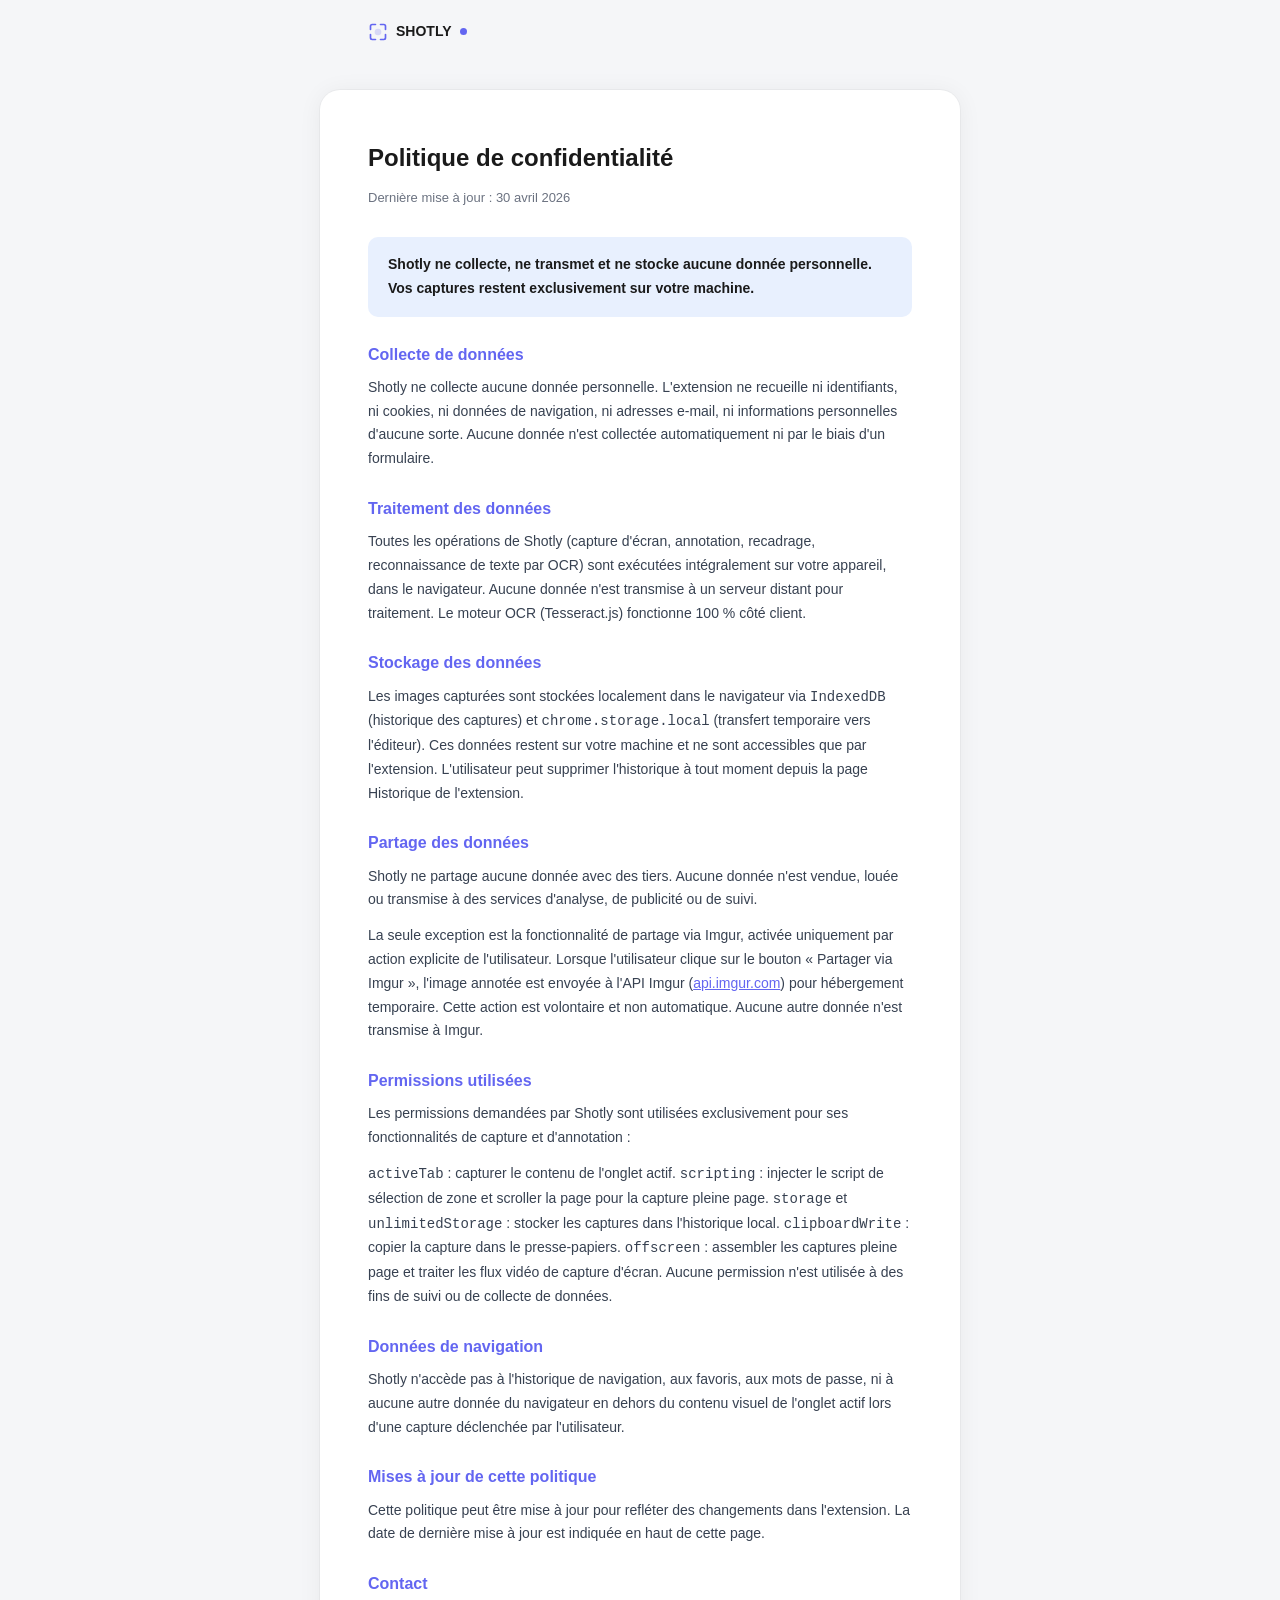
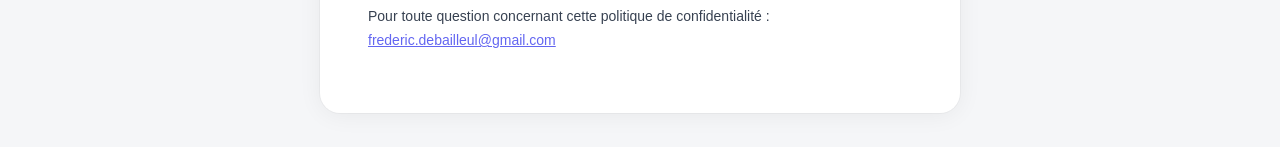
<file: privacy.html>
<!DOCTYPE html>
<html lang="fr">
<head>
  <meta charset="utf-8">
  <title>Shotly – Politique de confidentialité</title>
  <style>
    * { margin: 0; padding: 0; box-sizing: border-box; }
    body {
      font-family: -apple-system, BlinkMacSystemFont, 'Segoe UI', Roboto, 'Helvetica Neue', sans-serif;
      background: #f5f6f8;
      color: #1a1a1a;
      -webkit-font-smoothing: antialiased;
      line-height: 1.7;
    }
    .container {
      max-width: 640px;
      margin: 40px auto;
      background: #fff;
      border-radius: 20px;
      padding: 48px;
      box-shadow: 0 2px 24px rgba(0,0,0,0.06), 0 0 0 1px rgba(0,0,0,0.03);
    }
    h1 {
      font-size: 24px;
      font-weight: 800;
      margin-bottom: 8px;
    }
    .updated {
      font-size: 13px;
      color: #6b7280;
      margin-bottom: 28px;
    }
    h2 {
      font-size: 16px;
      font-weight: 700;
      margin-top: 24px;
      margin-bottom: 8px;
      color: #6366f1;
    }
    p {
      font-size: 14px;
      color: #374151;
      margin-bottom: 12px;
    }
    .highlight {
      background: #e8f0fe;
      border-radius: 10px;
      padding: 16px 20px;
      margin: 20px 0;
      font-size: 14px;
      font-weight: 600;
      color: #1a1a1a;
    }
    a { color: #6366f1; }
    .topnav {
      max-width: 640px;
      margin: 0 auto;
      padding: 20px 48px 0;
    }
    .topnav a {
      display: inline-flex;
      align-items: center;
      gap: 8px;
      text-decoration: none;
      font-size: 14px;
      font-weight: 600;
      color: #1a1a1a;
    }
    .topnav a:hover { color: #6366f1; }
    .nav-dot {
      width: 7px;
      height: 7px;
      border-radius: 50%;
      background: #6366f1;
    }
  </style>
</head>
<body>
  <div class="topnav">
    <a href="https://fdebailleul.github.io/shotly/">
      <svg width="20" height="20" viewBox="0 0 24 24" fill="none" stroke="#6366f1" stroke-width="2" stroke-linecap="round" stroke-linejoin="round">
        <path d="M3 9V5a2 2 0 012-2h4"/>
        <path d="M15 3h4a2 2 0 012 2v4"/>
        <path d="M21 15v4a2 2 0 01-2 2h-4"/>
        <path d="M9 21H5a2 2 0 01-2-2v-4"/>
        <circle cx="12" cy="12" r="3" fill="#6366f1" opacity="0.2" stroke="#6366f1"/>
      </svg>
      SHOTLY
      <span class="nav-dot"></span>
    </a>
  </div>
  <div class="container">
    <h1>Politique de confidentialité</h1>
    <p class="updated">Dernière mise à jour&nbsp;: 30 avril 2026</p>

    <div class="highlight">
      Shotly ne collecte, ne transmet et ne stocke aucune donnée personnelle.
      Vos captures restent exclusivement sur votre machine.
    </div>

    <h2>Collecte de données</h2>
    <p>Shotly ne collecte aucune donnée personnelle. L'extension ne recueille ni identifiants, ni cookies, ni données de navigation, ni adresses e-mail, ni informations personnelles d'aucune sorte. Aucune donnée n'est collectée automatiquement ni par le biais d'un formulaire.</p>

    <h2>Traitement des données</h2>
    <p>Toutes les opérations de Shotly (capture d'écran, annotation, recadrage, reconnaissance de texte par OCR) sont exécutées intégralement sur votre appareil, dans le navigateur. Aucune donnée n'est transmise à un serveur distant pour traitement. Le moteur OCR (Tesseract.js) fonctionne 100&nbsp;% côté client.</p>

    <h2>Stockage des données</h2>
    <p>Les images capturées sont stockées localement dans le navigateur via <code>IndexedDB</code> (historique des captures) et <code>chrome.storage.local</code> (transfert temporaire vers l'éditeur). Ces données restent sur votre machine et ne sont accessibles que par l'extension. L'utilisateur peut supprimer l'historique à tout moment depuis la page Historique de l'extension.</p>

    <h2>Partage des données</h2>
    <p>Shotly ne partage aucune donnée avec des tiers. Aucune donnée n'est vendue, louée ou transmise à des services d'analyse, de publicité ou de suivi.</p>
    <p>La seule exception est la fonctionnalité de partage via Imgur, activée uniquement par action explicite de l'utilisateur. Lorsque l'utilisateur clique sur le bouton « Partager via Imgur », l'image annotée est envoyée à l'API Imgur (<a href="https://api.imgur.com">api.imgur.com</a>) pour hébergement temporaire. Cette action est volontaire et non automatique. Aucune autre donnée n'est transmise à Imgur.</p>

    <h2>Permissions utilisées</h2>
    <p>Les permissions demandées par Shotly sont utilisées exclusivement pour ses fonctionnalités de capture et d'annotation&nbsp;:</p>
    <p><code>activeTab</code>&nbsp;: capturer le contenu de l'onglet actif. <code>scripting</code>&nbsp;: injecter le script de sélection de zone et scroller la page pour la capture pleine page. <code>storage</code> et <code>unlimitedStorage</code>&nbsp;: stocker les captures dans l'historique local. <code>clipboardWrite</code>&nbsp;: copier la capture dans le presse-papiers. <code>offscreen</code>&nbsp;: assembler les captures pleine page et traiter les flux vidéo de capture d'écran. Aucune permission n'est utilisée à des fins de suivi ou de collecte de données.</p>

    <h2>Données de navigation</h2>
    <p>Shotly n'accède pas à l'historique de navigation, aux favoris, aux mots de passe, ni à aucune autre donnée du navigateur en dehors du contenu visuel de l'onglet actif lors d'une capture déclenchée par l'utilisateur.</p>

    <h2>Mises à jour de cette politique</h2>
    <p>Cette politique peut être mise à jour pour refléter des changements dans l'extension. La date de dernière mise à jour est indiquée en haut de cette page.</p>

    <h2>Contact</h2>
    <p>Pour toute question concernant cette politique de confidentialité&nbsp;: <a href="mailto:frederic.debailleul@gmail.com">frederic.debailleul@gmail.com</a></p>
  </div>
</body>
</html>
</file>
<file: editor.css>
/* ── Editor — Glassmorphism Indigo ─────────────────────────────── */
* { margin: 0; padding: 0; box-sizing: border-box; }

:root {
  --indigo: #6366f1;
  --indigo-light: #eef2ff;
  --indigo-hover: #4f46e5;
  --indigo-glow: rgba(99, 102, 241, 0.15);
  --text: #171717;
  --text-secondary: #737373;
  --text-muted: #a3a3a3;
  --border: #e5e5e5;
  --border-light: #f0f0f0;
  --bg-panel: rgba(255, 255, 255, 0.82);
  --bg-panel-solid: #fff;
  --bg-canvas: #f5f5f5;
  --bg-hover: rgba(245, 245, 245, 0.6);
  --radius: 12px;
  --radius-sm: 8px;
}

html, body {
  height: 100%;
  overflow: hidden;
  font-family: -apple-system, BlinkMacSystemFont, 'Segoe UI', Roboto, 'Helvetica Neue', sans-serif;
  background: var(--bg-canvas);
  color: var(--text);
  -webkit-font-smoothing: antialiased;
}

/* ── Top Bar ───────────────────────────────────────────────────── */
.topbar {
  display: flex;
  align-items: center;
  justify-content: space-between;
  padding: 0 16px;
  background: var(--bg-panel);
  backdrop-filter: blur(40px);
  -webkit-backdrop-filter: blur(40px);
  border-bottom: 1px solid var(--border);
  z-index: 100;
  position: relative;
  height: 52px;
}

.topbar-left {
  display: flex;
  align-items: center;
  gap: 10px;
}

.brand {
  font-size: 15px;
  font-weight: 500;
  letter-spacing: -0.04em;
  color: var(--text);
}

.brand-dot {
  width: 6px;
  height: 6px;
  border-radius: 50%;
  background: var(--indigo);
  box-shadow: 0 0 8px var(--indigo-glow);
  display: inline-block;
  margin-left: 2px;
}

.topbar-right {
  display: flex;
  align-items: center;
  gap: 4px;
}

.topbar-sep {
  width: 1px;
  height: 22px;
  background: var(--border);
  margin: 0 8px;
}

/* ── Icon buttons (undo/redo) ─────────────────────────────────── */
.btn-icon {
  width: 32px;
  height: 32px;
  display: flex;
  align-items: center;
  justify-content: center;
  border: 1px solid transparent;
  border-radius: var(--radius-sm);
  background: transparent;
  color: var(--text-muted);
  cursor: pointer;
  transition: all 0.15s;
}
.btn-icon:hover {
  background: var(--bg-hover);
  color: var(--text-secondary);
  border-color: var(--border-light);
}
.btn-icon:active {
  background: #ebebeb;
}

/* ── Zoom badge ───────────────────────────────────────────────── */
.zoom-badge {
  font-size: 11px;
  font-weight: 500;
  color: var(--text-muted);
  background: rgba(245, 245, 245, 0.8);
  border: 1px solid var(--border-light);
  padding: 3px 8px;
  border-radius: 6px;
  min-width: 40px;
  text-align: center;
  cursor: default;
  user-select: none;
}

/* ── Export buttons ────────────────────────────────────────────── */
.export-btn {
  padding: 6px 12px;
  border-radius: var(--radius-sm);
  font-size: 12px;
  font-weight: 500;
  cursor: pointer;
  transition: all 0.15s;
  display: flex;
  align-items: center;
  gap: 5px;
  font-family: inherit;
  border: 1px solid var(--border);
  background: var(--bg-panel-solid);
  color: var(--text-secondary);
}
.export-btn:hover {
  background: var(--bg-hover);
  color: var(--text);
}

.export-btn.primary {
  background: linear-gradient(to bottom, var(--indigo), var(--indigo-hover));
  border: 1px solid rgba(129, 140, 248, 0.4);
  color: #fff;
  box-shadow:
    inset 0 1px 0 rgba(255, 255, 255, 0.15),
    0 2px 8px -2px rgba(99, 102, 241, 0.3);
}
.export-btn.primary:hover {
  background: linear-gradient(to bottom, var(--indigo), var(--indigo));
}

.export-btn.ghost {
  border-color: transparent;
  background: transparent;
}
.export-btn.ghost:hover {
  background: var(--bg-hover);
}

/* ── Layout ────────────────────────────────────────────────────── */
.editor-layout {
  display: flex;
  height: calc(100vh - 52px);
}

/* ── Sidebar ───────────────────────────────────────────────────── */
.sidebar {
  width: 200px;
  background: var(--bg-panel);
  backdrop-filter: blur(40px);
  -webkit-backdrop-filter: blur(40px);
  border-right: 1px solid var(--border);
  padding: 14px 10px;
  overflow-y: auto;
  flex-shrink: 0;
}

.sidebar-section {
  margin-bottom: 14px;
}

.section-label {
  font-size: 10px;
  font-weight: 600;
  color: var(--text-muted);
  text-transform: uppercase;
  letter-spacing: 0.06em;
  margin-bottom: 10px;
  padding-left: 2px;
}

.sidebar-sep {
  height: 1px;
  background: linear-gradient(to right, transparent, var(--border), transparent);
  margin: 14px 4px;
}

/* ── Tool Grid ─────────────────────────────────────────────────── */
.tool-grid {
  display: grid;
  grid-template-columns: 1fr 1fr;
  gap: 3px;
}

.tool-btn {
  display: flex;
  flex-direction: column;
  align-items: center;
  gap: 4px;
  padding: 10px 4px 7px;
  border: 1px solid transparent;
  border-radius: var(--radius);
  background: transparent;
  color: var(--text-muted);
  cursor: pointer;
  transition: all 0.15s;
  font-family: inherit;
}

.tool-btn span {
  font-size: 10px;
  font-weight: 500;
  line-height: 1;
}

.tool-btn:hover {
  background: var(--bg-hover);
  color: var(--text-secondary);
}

.tool-btn.active {
  background: var(--indigo-light);
  border-color: rgba(99, 102, 241, 0.25);
  color: var(--indigo);
}

/* ── Color row ─────────────────────────────────────────────────── */
.color-row {
  display: flex;
  align-items: center;
  gap: 10px;
}

.color-swatch {
  width: 30px;
  height: 30px;
  border: 2px solid var(--border);
  border-radius: var(--radius-sm);
  cursor: pointer;
  background: none;
  padding: 0;
  flex-shrink: 0;
  transition: border-color 0.15s;
}
.color-swatch:hover { border-color: var(--indigo); }
.color-swatch.small { width: 24px; height: 24px; border-radius: 6px; }
.color-swatch::-webkit-color-swatch-wrapper { padding: 2px; }
.color-swatch::-webkit-color-swatch { border: none; border-radius: 4px; }

.color-presets {
  display: flex;
  flex-wrap: wrap;
  gap: 5px;
}

.preset {
  width: 20px;
  height: 20px;
  border: none;
  border-radius: 6px;
  cursor: pointer;
  transition: transform 0.15s, box-shadow 0.15s;
  box-shadow: 0 0 0 1px rgba(0,0,0,0.06);
}
.preset:hover {
  transform: scale(1.2);
  box-shadow: 0 0 0 2px rgba(99, 102, 241, 0.3);
}

/* ── Slider row ────────────────────────────────────────────────── */
.slider-row {
  display: flex;
  align-items: center;
  gap: 8px;
}

.slider {
  flex: 1;
  accent-color: var(--indigo);
  cursor: pointer;
  height: 4px;
}

.slider-val {
  font-size: 11px;
  font-weight: 600;
  color: var(--indigo);
  min-width: 22px;
  text-align: center;
}

/* ── Checkbox / toggle ─────────────────────────────────────────── */
.checkbox-row {
  display: flex;
  align-items: center;
  gap: 10px;
}

.toggle-label {
  font-size: 12px;
  color: var(--text-secondary);
  display: flex;
  align-items: center;
  gap: 5px;
  cursor: pointer;
}

.toggle-label input[type="checkbox"] {
  accent-color: var(--indigo);
}

/* ── Action buttons (crop apply/cancel) ────────────────────────── */
.action-btn {
  width: 100%;
  padding: 8px;
  border: 1px solid var(--border);
  border-radius: var(--radius-sm);
  background: var(--bg-panel-solid);
  color: var(--text);
  font-size: 12px;
  font-weight: 500;
  cursor: pointer;
  transition: all 0.15s;
  font-family: inherit;
  margin-bottom: 6px;
  text-align: center;
}
.action-btn:hover { background: var(--bg-hover); }
.action-btn.primary {
  background: linear-gradient(to bottom, var(--indigo), var(--indigo-hover));
  border-color: rgba(129, 140, 248, 0.4);
  color: #fff;
  box-shadow: inset 0 1px 0 rgba(255,255,255,0.15), 0 2px 8px -2px rgba(99,102,241,0.3);
}
.action-btn.primary:hover {
  background: linear-gradient(to bottom, var(--indigo), var(--indigo));
}

/* ── Canvas Container ──────────────────────────────────────────── */
.canvas-container {
  flex: 1;
  display: flex;
  align-items: center;
  justify-content: center;
  overflow: auto;
  background:
    linear-gradient(45deg, #ebebeb 25%, transparent 25%),
    linear-gradient(-45deg, #ebebeb 25%, transparent 25%),
    linear-gradient(45deg, transparent 75%, #ebebeb 75%),
    linear-gradient(-45deg, transparent 75%, #ebebeb 75%);
  background-size: 16px 16px;
  background-position: 0 0, 0 8px, 8px -8px, -8px 0;
  background-color: #f5f5f5;
  position: relative;
}

#canvas {
  cursor: crosshair;
  box-shadow: 0 4px 24px rgba(0,0,0,0.08), 0 0 0 1px rgba(0,0,0,0.03);
  border-radius: 4px;
}

/* ── Text Input Overlay ────────────────────────────────────────── */
.text-input-overlay {
  position: fixed;
  z-index: 200;
  border: 2px solid var(--indigo);
  border-radius: var(--radius-sm);
  background: rgba(255,255,255,0.95);
  backdrop-filter: blur(12px);
  -webkit-backdrop-filter: blur(12px);
  color: var(--text);
  padding: 6px 10px;
  font-family: system-ui, sans-serif;
  resize: none;
  outline: none;
  min-width: 120px;
  min-height: 34px;
  overflow: hidden;
  box-shadow: 0 4px 16px rgba(0,0,0,0.08), 0 0 0 1px rgba(99,102,241,0.1);
}

/* ── Toast ─────────────────────────────────────────────────────── */
.toast {
  position: fixed;
  bottom: 24px;
  left: 50%;
  transform: translateX(-50%);
  background: var(--text);
  color: #fff;
  padding: 10px 20px;
  border-radius: var(--radius);
  font-size: 13px;
  font-weight: 500;
  z-index: 999;
  animation: toastIn 0.3s ease, toastOut 0.3s ease 1.9s forwards;
  pointer-events: none;
  box-shadow: 0 4px 20px rgba(0,0,0,0.15);
  display: flex;
  align-items: center;
  gap: 8px;
  backdrop-filter: blur(12px);
  -webkit-backdrop-filter: blur(12px);
}

.toast-icon {
  width: 18px;
  height: 18px;
  border-radius: 50%;
  background: #34c759;
  display: flex;
  align-items: center;
  justify-content: center;
  flex-shrink: 0;
}

.toast-icon.error { background: #ef4444; }

@keyframes toastIn { from { opacity: 0; transform: translateX(-50%) translateY(16px); } }
@keyframes toastOut { to { opacity: 0; transform: translateX(-50%) translateY(-8px); } }

/* ── Spin animation (share upload) ────────────────────────────── */
.spin { animation: spin 1s linear infinite; }
@keyframes spin { to { transform: rotate(360deg); } }

.export-btn:disabled {
  opacity: 0.6;
  cursor: wait;
}

/* ── OCR Modal ────────────────────────────────────────────────── */
.ocr-modal {
  position: fixed;
  inset: 0;
  z-index: 300;
  background: rgba(0, 0, 0, 0.4);
  backdrop-filter: blur(6px);
  -webkit-backdrop-filter: blur(6px);
  display: flex;
  align-items: center;
  justify-content: center;
  animation: fadeIn 0.2s ease;
}

.ocr-modal-content {
  background: var(--bg-panel-solid);
  border: 1px solid var(--border);
  border-radius: var(--radius);
  box-shadow: 0 16px 48px rgba(0, 0, 0, 0.15);
  width: 480px;
  max-width: 90vw;
  max-height: 70vh;
  display: flex;
  flex-direction: column;
  animation: slideUp 0.2s ease;
}

.ocr-modal-header {
  display: flex;
  align-items: center;
  justify-content: space-between;
  padding: 14px 16px;
  border-bottom: 1px solid var(--border-light);
}

.ocr-modal-title {
  font-size: 14px;
  font-weight: 600;
  color: var(--text);
}

.ocr-result {
  flex: 1;
  margin: 0;
  padding: 14px 16px;
  border: none;
  outline: none;
  resize: none;
  font-family: 'SF Mono', 'Fira Code', 'Consolas', monospace;
  font-size: 13px;
  line-height: 1.6;
  color: var(--text);
  background: var(--bg-canvas);
  min-height: 120px;
  max-height: 50vh;
  overflow-y: auto;
}

.ocr-modal-footer {
  padding: 10px 16px;
  border-top: 1px solid var(--border-light);
}

@keyframes fadeIn { from { opacity: 0; } }
@keyframes slideUp { from { opacity: 0; transform: translateY(12px); } }

/* ── OCR loading overlay ─────────────────────────────────────── */
.ocr-loading {
  position: fixed;
  inset: 0;
  z-index: 250;
  background: rgba(0, 0, 0, 0.3);
  display: flex;
  flex-direction: column;
  align-items: center;
  justify-content: center;
  gap: 12px;
  color: #fff;
  font-size: 14px;
  font-weight: 500;
  backdrop-filter: blur(4px);
  -webkit-backdrop-filter: blur(4px);
}

.ocr-loading-spinner {
  width: 36px;
  height: 36px;
  border: 3px solid rgba(255, 255, 255, 0.2);
  border-top-color: var(--indigo);
  border-radius: 50%;
  animation: spin 0.8s linear infinite;
}

.ocr-loading-progress {
  font-size: 12px;
  color: rgba(255, 255, 255, 0.7);
}

/* ── Responsive: narrow screens ────────────────────────────────── */
@media (max-width: 700px) {
  .sidebar { width: 160px; padding: 10px 6px; }
  .tool-btn span { display: none; }
  .tool-btn { padding: 8px; }
}
</file>
<file: history.css>
/* ── History — Glassmorphism Indigo ────────────────────────────── */
* { margin: 0; padding: 0; box-sizing: border-box; }

:root {
  --indigo: #6366f1;
  --indigo-light: #eef2ff;
  --indigo-hover: #4f46e5;
  --text: #171717;
  --text-secondary: #737373;
  --text-muted: #a3a3a3;
  --border: #e5e5e5;
  --border-light: #f0f0f0;
  --bg-panel: rgba(255, 255, 255, 0.82);
  --bg-canvas: #f5f5f5;
  --bg-hover: rgba(245, 245, 245, 0.6);
  --radius: 12px;
  --radius-sm: 8px;
  --danger: #ef4444;
  --danger-hover: #dc2626;
}

html, body {
  height: 100%;
  font-family: -apple-system, BlinkMacSystemFont, 'Segoe UI', Roboto, 'Helvetica Neue', sans-serif;
  background: var(--bg-canvas);
  color: var(--text);
  -webkit-font-smoothing: antialiased;
}

/* ── Top Bar ─────────────────────────────────────────────────── */
.topbar {
  display: flex;
  align-items: center;
  justify-content: space-between;
  padding: 0 20px;
  background: var(--bg-panel);
  backdrop-filter: blur(40px);
  -webkit-backdrop-filter: blur(40px);
  border-bottom: 1px solid var(--border);
  height: 52px;
  position: sticky;
  top: 0;
  z-index: 100;
}

.topbar-left {
  display: flex;
  align-items: center;
  gap: 10px;
}

.brand {
  font-size: 15px;
  font-weight: 500;
  letter-spacing: -0.04em;
  color: var(--text);
}

.brand-dot {
  width: 6px;
  height: 6px;
  border-radius: 50%;
  background: var(--indigo);
  box-shadow: 0 0 8px rgba(99, 102, 241, 0.3);
}

.page-title {
  font-size: 13px;
  color: var(--text-muted);
  margin-left: 6px;
}

.topbar-right {
  display: flex;
  align-items: center;
  gap: 8px;
}

.topbar-sep {
  width: 1px;
  height: 22px;
  background: var(--border);
  margin: 0 4px;
}

.count-badge {
  font-size: 12px;
  font-weight: 500;
  color: var(--text-muted);
  background: rgba(245, 245, 245, 0.8);
  border: 1px solid var(--border-light);
  padding: 4px 10px;
  border-radius: 6px;
}

/* ── Toolbar buttons ─────────────────────────────────────────── */
.toolbar-btn {
  display: flex;
  align-items: center;
  gap: 5px;
  padding: 6px 12px;
  border-radius: var(--radius-sm);
  font-size: 12px;
  font-weight: 500;
  cursor: pointer;
  transition: all 0.15s;
  font-family: inherit;
  border: 1px solid var(--border);
  background: #fff;
  color: var(--text-secondary);
}

.toolbar-btn:hover {
  background: var(--bg-hover);
  color: var(--text);
}

.toolbar-btn.danger {
  color: var(--danger);
  border-color: rgba(239, 68, 68, 0.2);
}

.toolbar-btn.danger:hover {
  background: rgba(239, 68, 68, 0.06);
  color: var(--danger-hover);
  border-color: rgba(239, 68, 68, 0.3);
}

/* ── Selection bar ───────────────────────────────────────────── */
.selection-bar {
  display: flex;
  align-items: center;
  gap: 8px;
}

.selection-count {
  font-size: 12px;
  font-weight: 600;
  color: var(--indigo);
  margin-right: 4px;
}

/* ── Content area ────────────────────────────────────────────── */
.content {
  padding: 20px;
  max-width: 1400px;
  margin: 0 auto;
}

/* ── Empty state ─────────────────────────────────────────────── */
.empty-state {
  display: flex;
  flex-direction: column;
  align-items: center;
  justify-content: center;
  gap: 10px;
  padding: 80px 20px;
  color: var(--text-muted);
}

.empty-state p {
  font-size: 16px;
  font-weight: 500;
  color: var(--text-secondary);
}

.empty-state span {
  font-size: 13px;
}

/* ── Capture Grid ────────────────────────────────────────────── */
.capture-grid {
  display: grid;
  grid-template-columns: repeat(auto-fill, minmax(260px, 1fr));
  gap: 16px;
}

/* ── Capture Card ────────────────────────────────────────────── */
.capture-card {
  position: relative;
  border-radius: var(--radius);
  overflow: hidden;
  background: #fff;
  border: 2px solid transparent;
  box-shadow: 0 1px 4px rgba(0, 0, 0, 0.06);
  cursor: pointer;
  transition: all 0.2s;
}

.capture-card:hover {
  box-shadow: 0 4px 16px rgba(0, 0, 0, 0.1);
  transform: translateY(-2px);
}

.capture-card.selected {
  border-color: var(--indigo);
  box-shadow: 0 0 0 3px rgba(99, 102, 241, 0.15), 0 4px 16px rgba(0, 0, 0, 0.1);
}

/* ── Checkbox overlay ────────────────────────────────────────── */
.card-checkbox {
  position: absolute;
  top: 8px;
  left: 8px;
  width: 22px;
  height: 22px;
  border-radius: 6px;
  border: 2px solid rgba(255, 255, 255, 0.8);
  background: rgba(255, 255, 255, 0.5);
  backdrop-filter: blur(4px);
  -webkit-backdrop-filter: blur(4px);
  display: flex;
  align-items: center;
  justify-content: center;
  opacity: 0;
  transition: opacity 0.15s;
  z-index: 2;
  box-shadow: 0 1px 4px rgba(0, 0, 0, 0.15);
}

.capture-card:hover .card-checkbox,
.capture-card.selected .card-checkbox {
  opacity: 1;
}

.capture-card.selected .card-checkbox {
  background: var(--indigo);
  border-color: var(--indigo);
}

.card-checkbox svg {
  display: none;
}

.capture-card.selected .card-checkbox svg {
  display: block;
}

/* ── Thumbnail ───────────────────────────────────────────────── */
.card-thumb {
  width: 100%;
  aspect-ratio: 16 / 10;
  object-fit: cover;
  display: block;
  background: var(--bg-canvas);
}

/* ── Card info ───────────────────────────────────────────────── */
.card-info {
  padding: 10px 12px;
  border-top: 1px solid var(--border-light);
}

.card-title {
  font-size: 12px;
  font-weight: 500;
  color: var(--text);
  white-space: nowrap;
  overflow: hidden;
  text-overflow: ellipsis;
  margin-bottom: 3px;
}

.card-meta {
  font-size: 11px;
  color: var(--text-muted);
  display: flex;
  align-items: center;
  gap: 8px;
}

/* ── Card actions (on hover) ─────────────────────────────────── */
.card-actions {
  position: absolute;
  top: 8px;
  right: 8px;
  display: flex;
  gap: 4px;
  opacity: 0;
  transition: opacity 0.15s;
  z-index: 2;
}

.capture-card:hover .card-actions {
  opacity: 1;
}

.card-action-btn {
  width: 28px;
  height: 28px;
  display: flex;
  align-items: center;
  justify-content: center;
  border: none;
  border-radius: 6px;
  background: rgba(255, 255, 255, 0.85);
  backdrop-filter: blur(4px);
  -webkit-backdrop-filter: blur(4px);
  color: var(--text-secondary);
  cursor: pointer;
  transition: all 0.15s;
  box-shadow: 0 1px 4px rgba(0, 0, 0, 0.15);
}

.card-action-btn:hover {
  background: #fff;
  color: var(--text);
}

.card-action-btn.delete:hover {
  background: var(--danger);
  color: #fff;
}

/* ── Toast ────────────────────────────────────────────────────── */
.toast {
  position: fixed;
  bottom: 24px;
  left: 50%;
  transform: translateX(-50%);
  background: var(--text);
  color: #fff;
  padding: 10px 20px;
  border-radius: var(--radius);
  font-size: 13px;
  font-weight: 500;
  z-index: 999;
  animation: toastIn 0.3s ease, toastOut 0.3s ease 1.9s forwards;
  pointer-events: none;
  box-shadow: 0 4px 20px rgba(0, 0, 0, 0.15);
}

@keyframes toastIn { from { opacity: 0; transform: translateX(-50%) translateY(16px); } }
@keyframes toastOut { to { opacity: 0; transform: translateX(-50%) translateY(-8px); } }

/* ── Responsive ──────────────────────────────────────────────── */
@media (max-width: 600px) {
  .capture-grid {
    grid-template-columns: repeat(auto-fill, minmax(180px, 1fr));
    gap: 10px;
  }
  .content { padding: 12px; }
}
</file>
